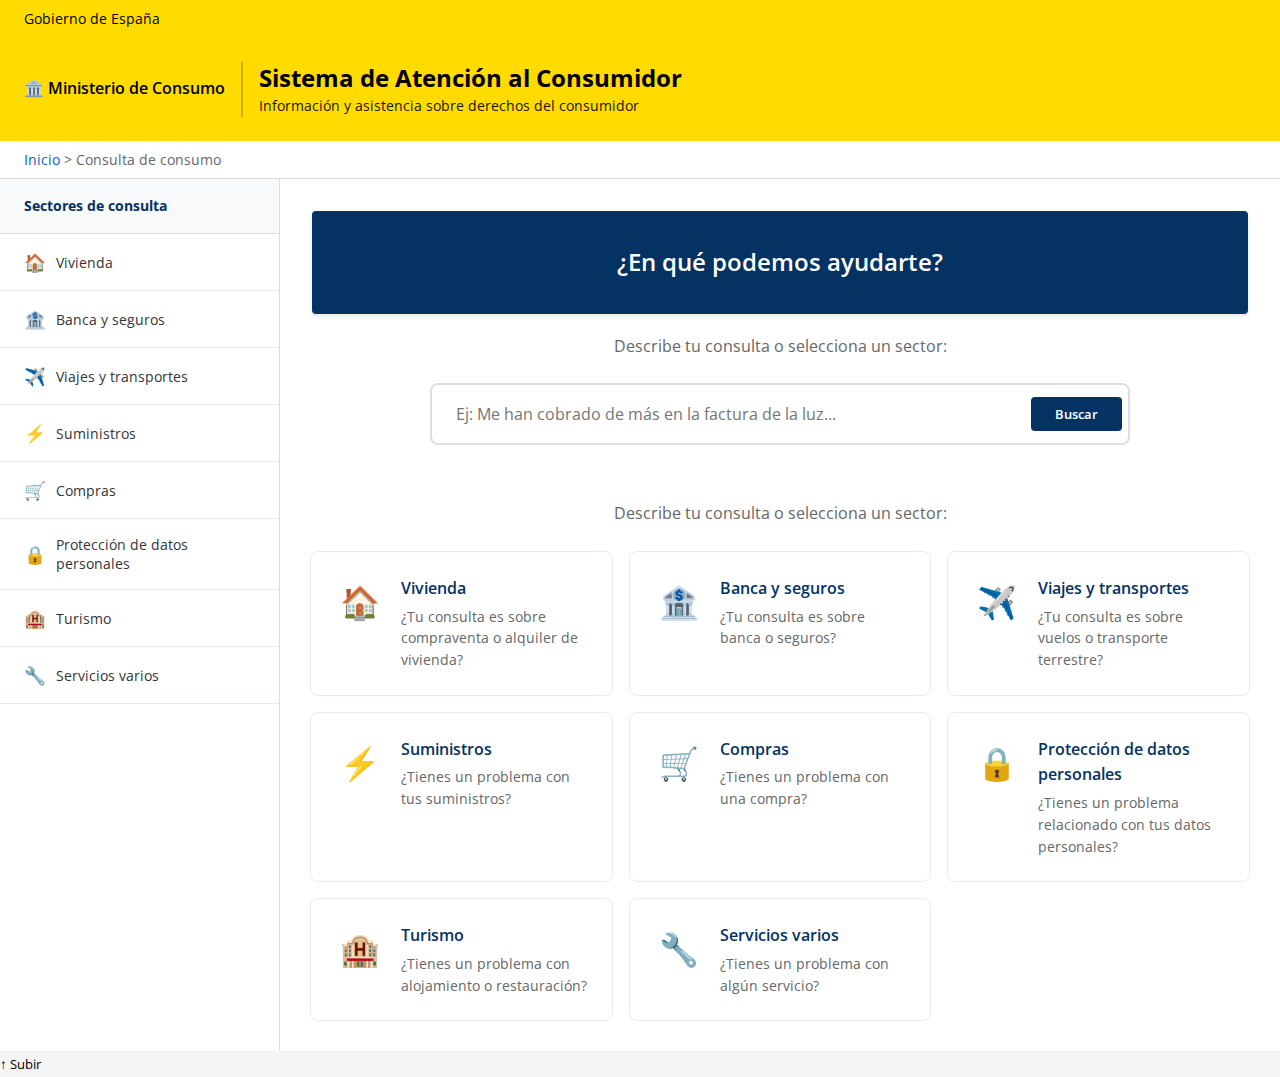
<file: index.html>
<!DOCTYPE html>
<html lang="es">
<head>
    <meta charset="UTF-8">
    <meta http-equiv="Content-Type" content="text/html; charset=UTF-8">
    <meta name="viewport" content="width=device-width, initial-scale=1.0">
    <title>Sistema de Atención al Consumidor</title>
    <link href="https://fonts.googleapis.com/css2?family=Open+Sans:wght@400;600;700&display=swap" rel="stylesheet">
    <link rel="stylesheet" href="css/styles.css">
</head>
<body>
    <!-- HEADER -->
    <header class="header">
        <div class="header-top">
            <div class="container">
                Gobierno de España
            </div>
        </div>
        <div class="header-main container">
            <div class="header-logo">
                🏛️ Ministerio de Consumo
            </div>
            <div class="header-title">
                <h1>Sistema de Atención al Consumidor</h1>
                <p>Información y asistencia sobre derechos del consumidor</p>
            </div>
        </div>
    </header>

    <!-- BREADCRUMB -->
    <nav class="breadcrumb">
        <div class="container">
            <a href="index.html">Inicio</a> &gt; <span>Consulta de consumo</span>
        </div>
    </nav>

    <!-- LAYOUT PRINCIPAL -->
    <div class="container">
        <div class="main-layout">
            <!-- SIDEBAR -->
            <aside class="sidebar">
                <div class="sidebar-header">
                    Sectores de consulta
                </div>
                <div class="sectores-lista" id="sectoresLista">
                    <!-- Sectores se cargan dinámicamente -->
                </div>
            </aside>

            <!-- ÁREA PRINCIPAL -->
            <main class="main-area">
                <div class="pregunta-container">
                    <button class="btn-volver" id="btnVolver" onclick="volverAtras()">
                        ← Volver
                    </button>
                    <div class="pregunta-principal" id="preguntaPrincipal">
                        ¿En qué podemos ayudarte?
                    </div>                    
                    <div class="search-container">
                        <!-- BÚSQUEDA FIJA -->
                        <div class="container" style="margin-top: 20px;">
                            <!-- Explicación detallada se muestra aquí -->
                            <div id="explicacionContainer"></div>
                            <!-- Opciones (Sí/No, Banca/Seguros, etc.) se muestran aquí -->
                            <div id="opcionesContainer"></div>
                            <p class="mensaje-inicial">Describe tu consulta o selecciona un sector:</p>
                            <div class="search-box">
                                <input type="text" class="search-input" id="searchInput" placeholder="Ej: Me han cobrado de más en la factura de la luz...">
                                <button class="search-btn" onclick="buscarConsulta()">Buscar</button>
                            </div>
                            <!-- Resultados de búsqueda justo debajo -->
                            <div id="searchResults" class="search-results"></div>
                        </div>     
                    </div>               
                </div>
                <div id="contenidoArea" style="padding: 0 30px 30px 30px;">
                    <!-- Contenido dinámico -->
                </div>
            </main>
        </div>
    </div>

    <!-- Botón Subir -->
    <button id="btnSubir" class="btn-subir" onclick="subirArriba()">
        ↑ Subir
    </button>

    <!-- Scripts -->
    <script type="module" src="js/main.js"></script>
</body>
</html>
</file>
<file: css/styles.css>
/**
 * Sistema de Atención al Consumidor
 * Archivo CSS Principal
 */

/* Base */
@import './base/variables.css';
@import './base/reset.css';

/* Layouts */
@import './layouts/main-layout.css';

/* Componentes */
@import './components/components.css';
</file>
